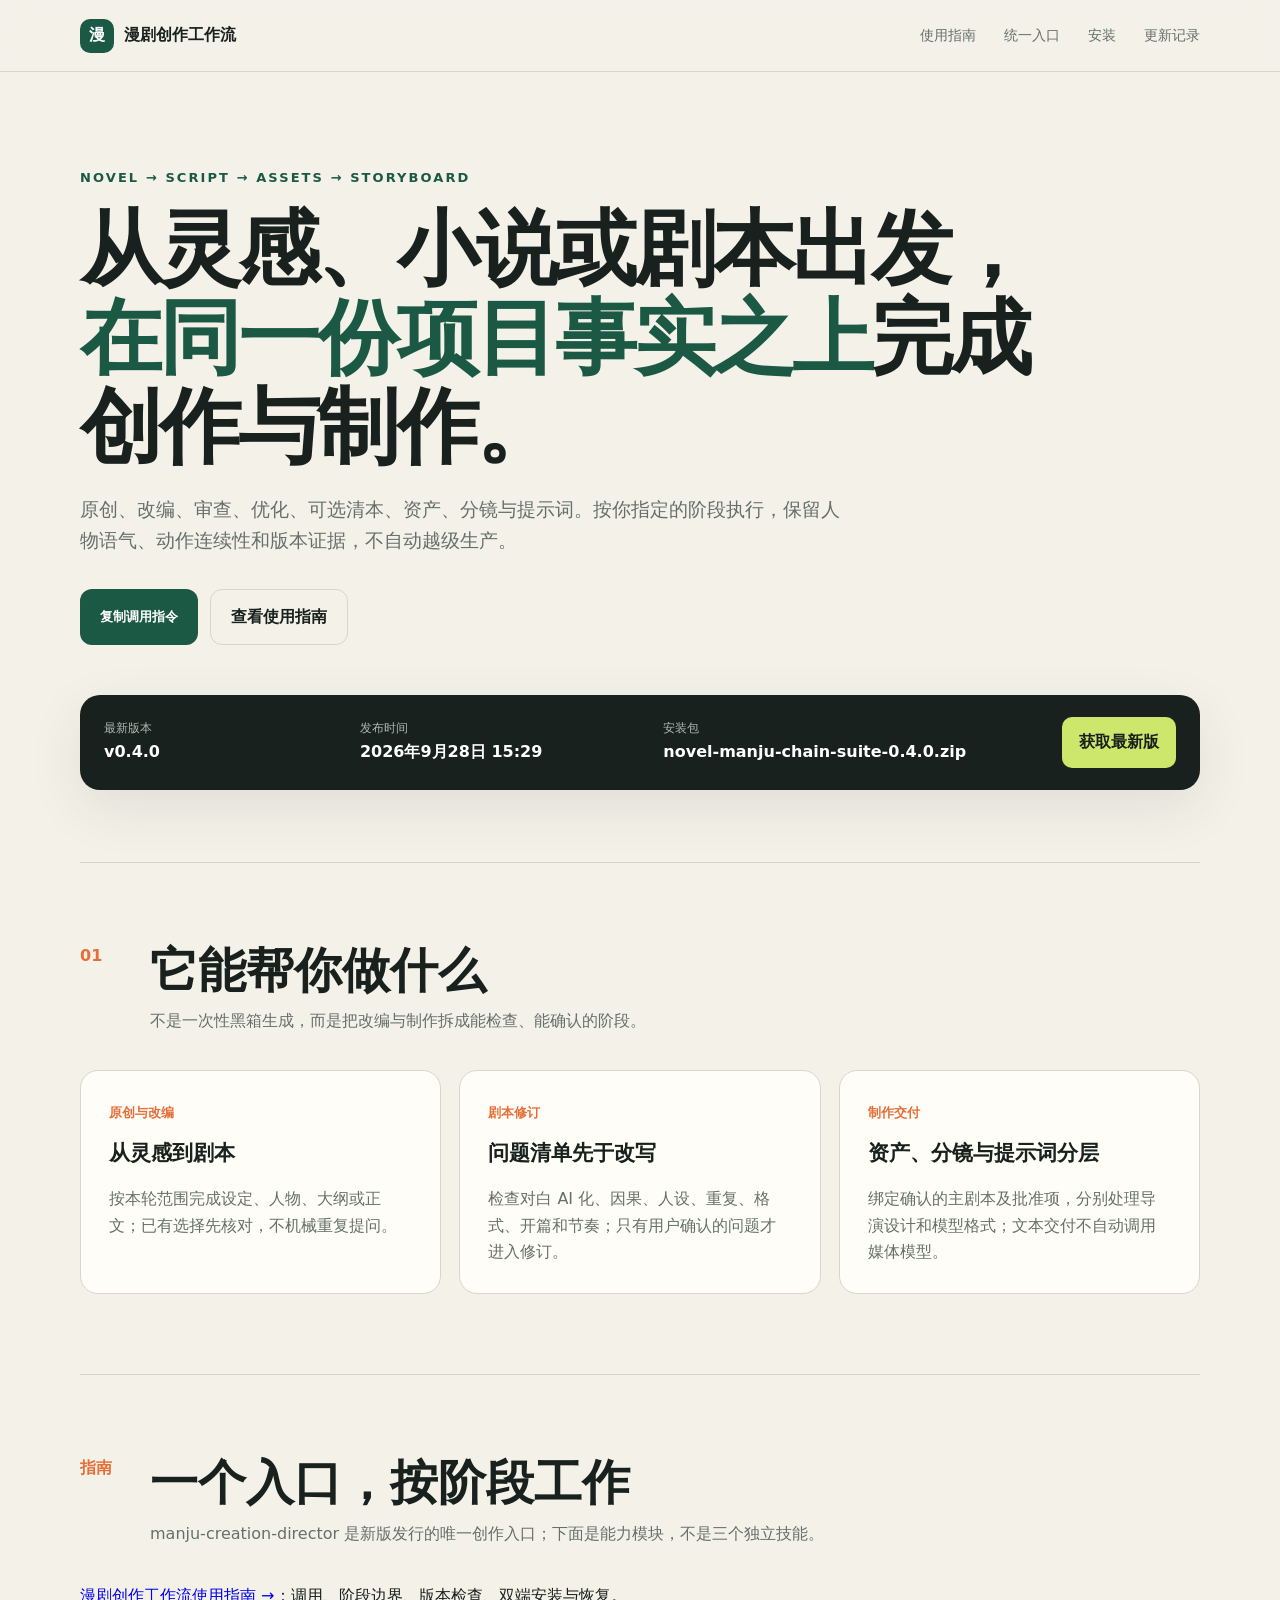
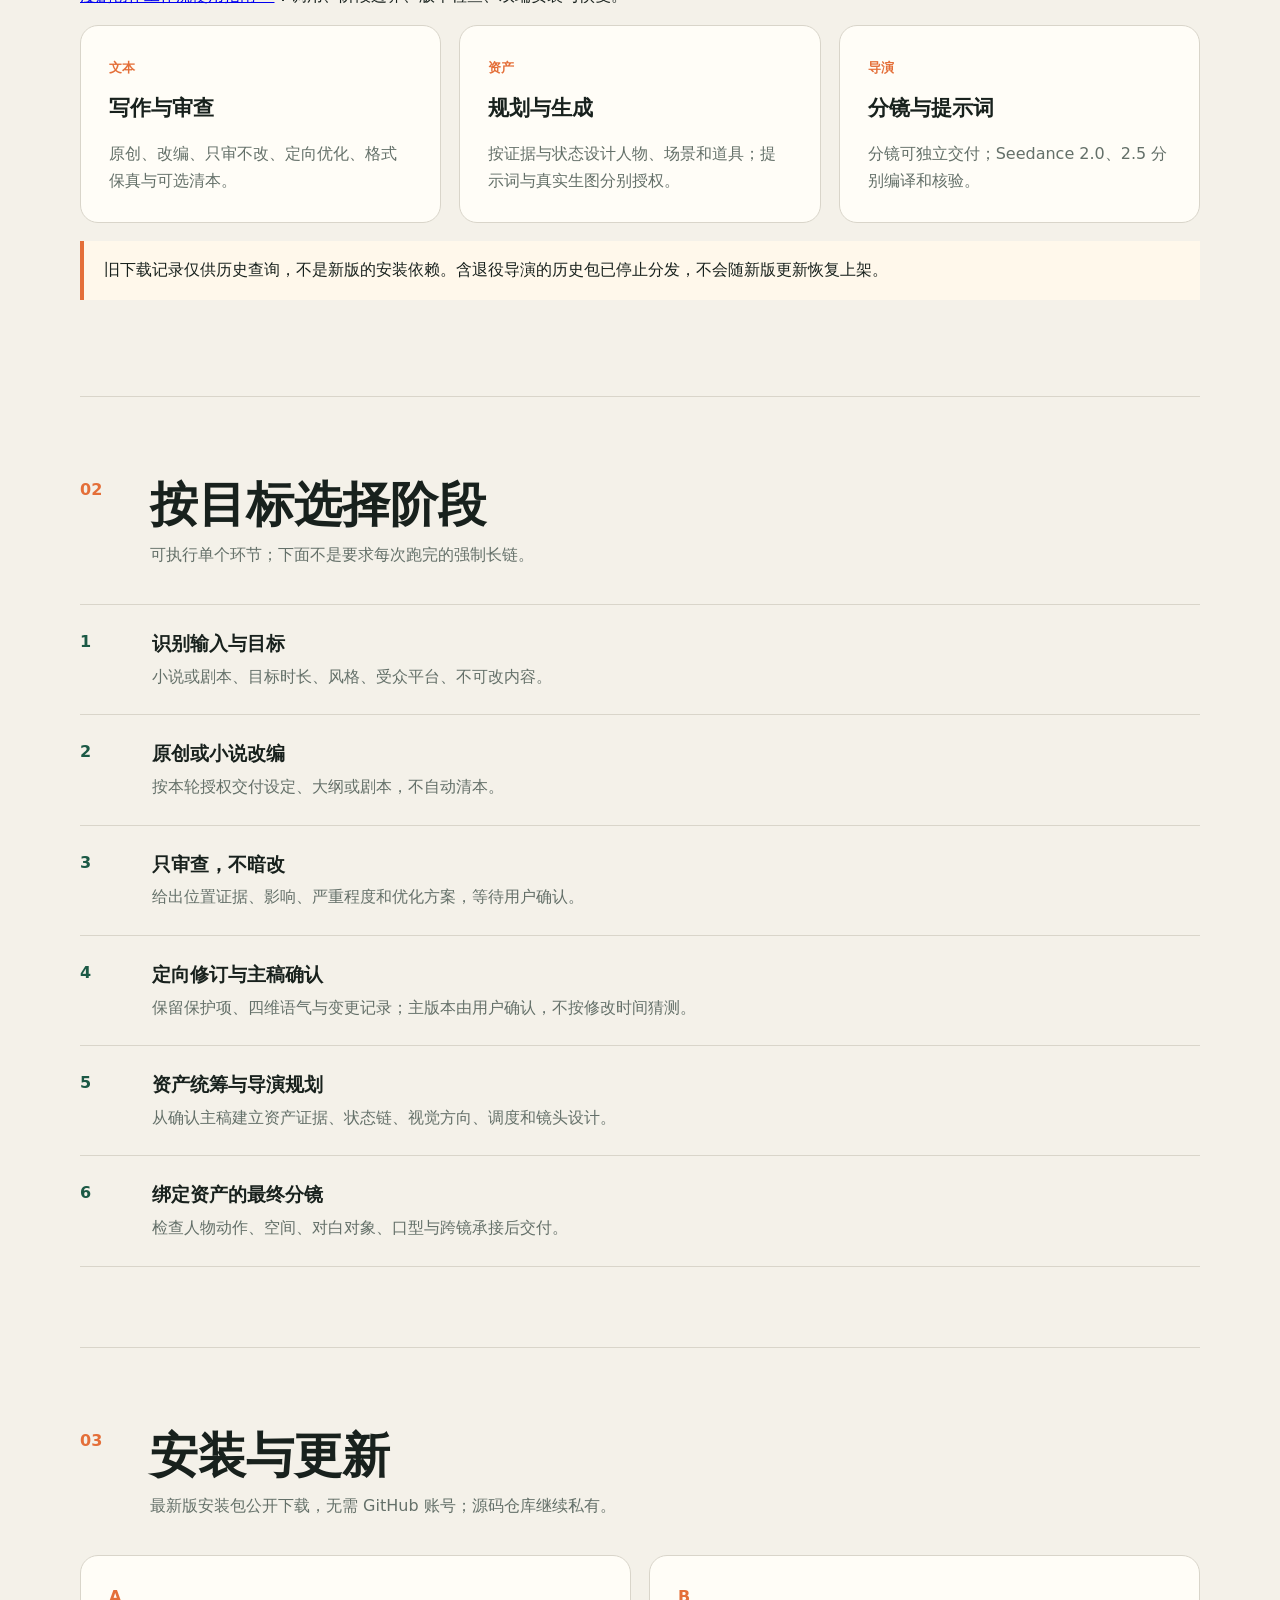
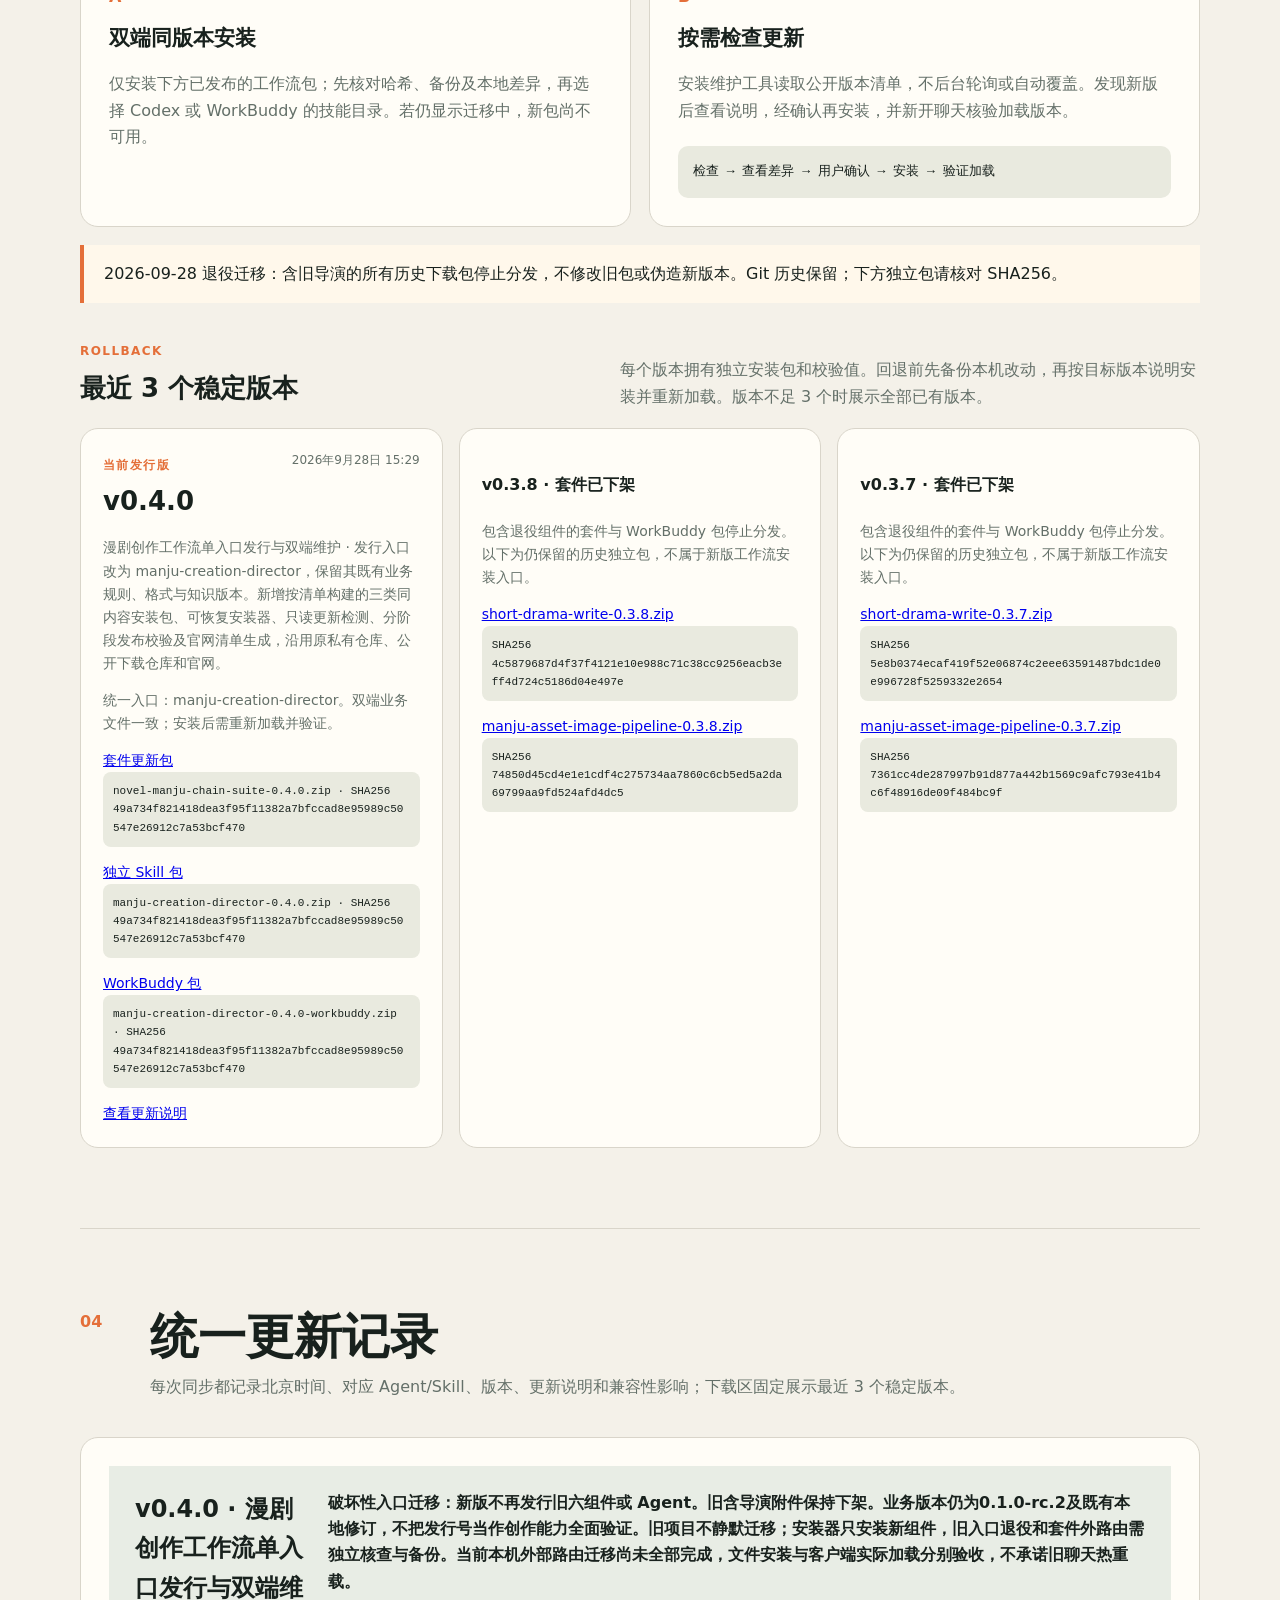
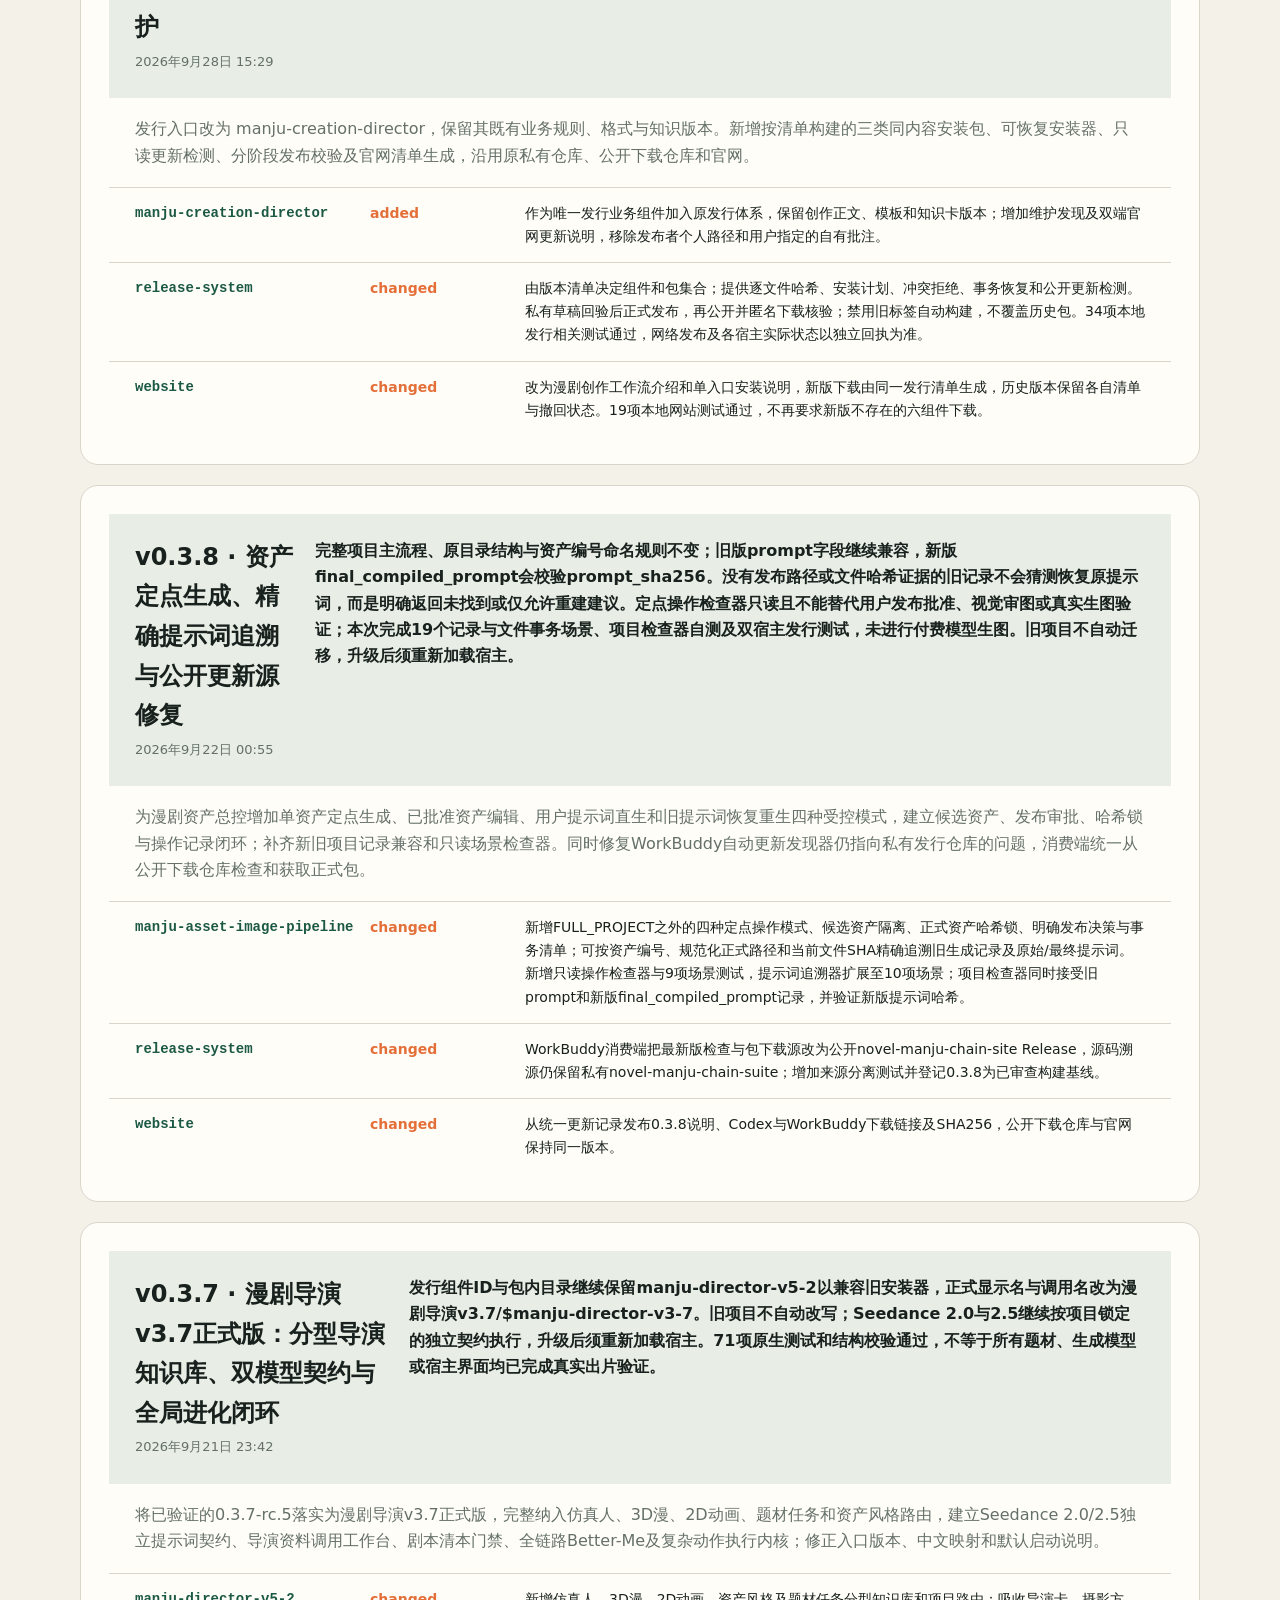
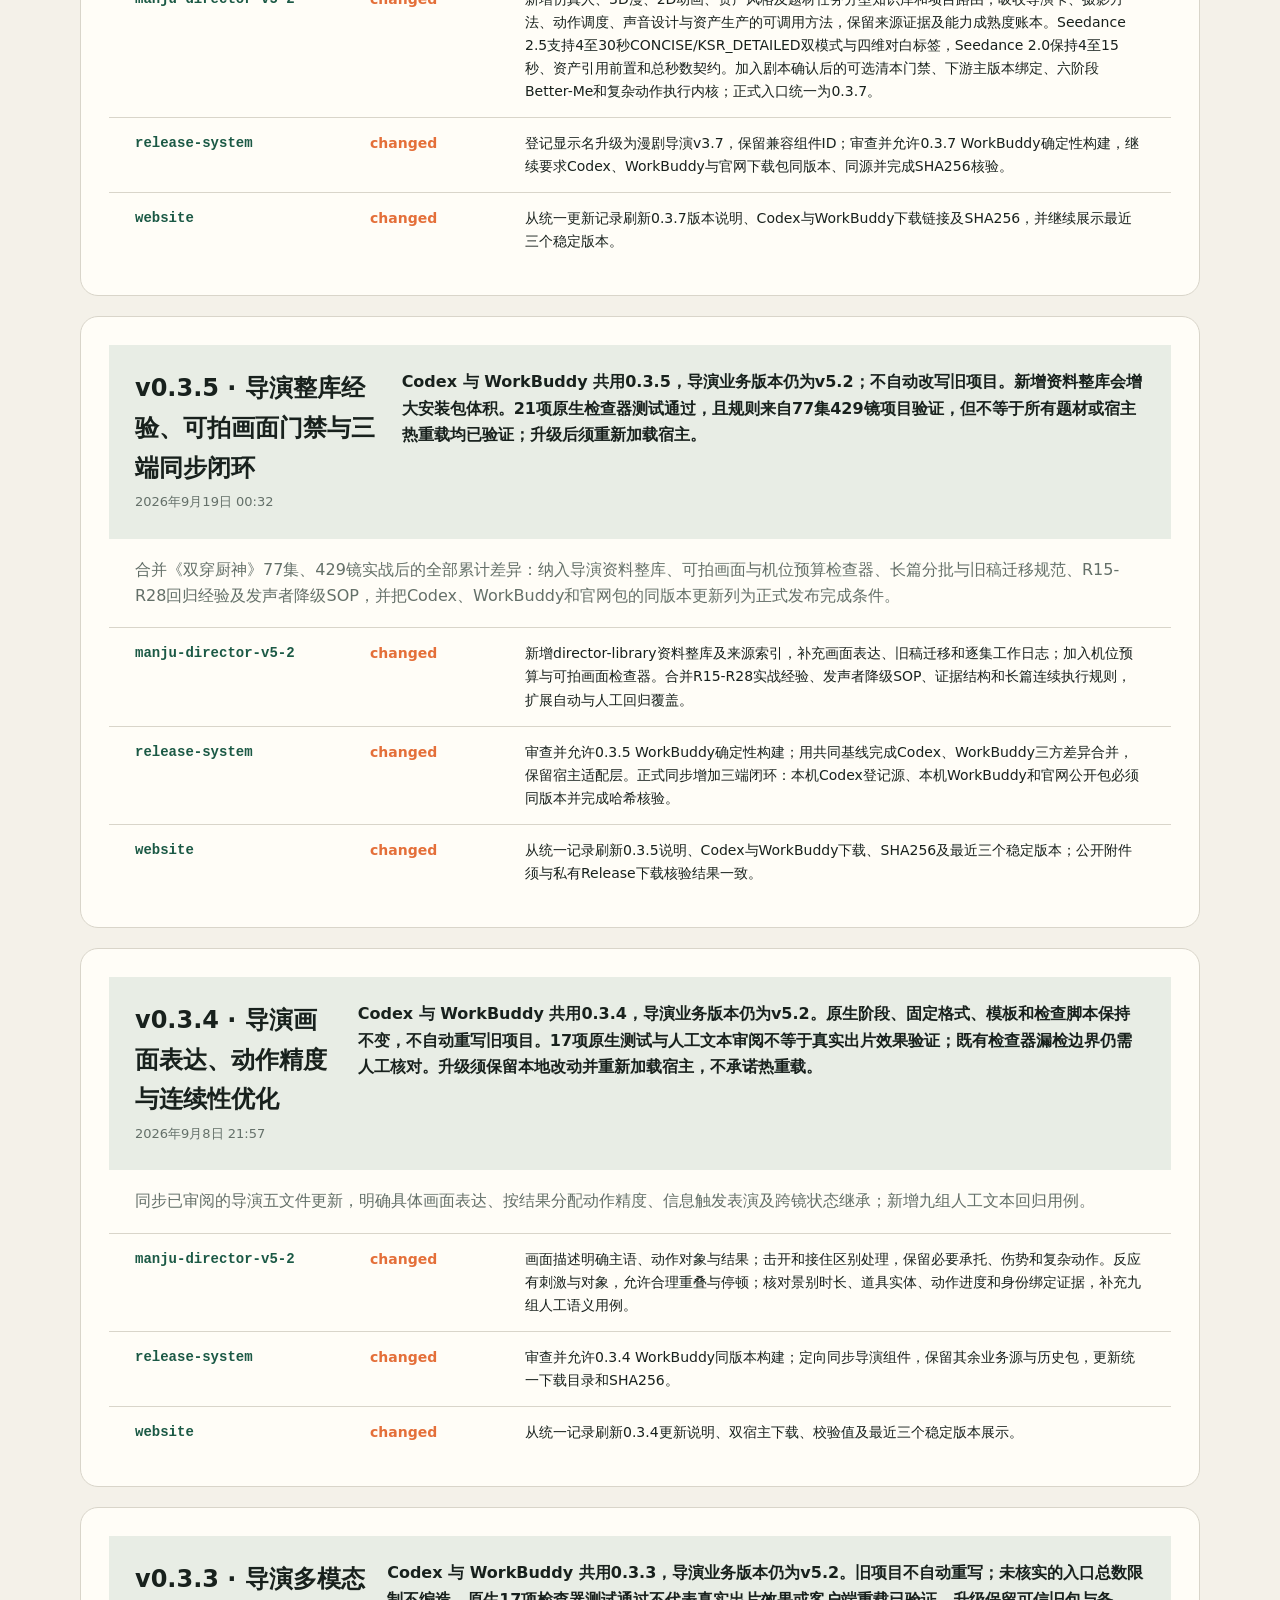
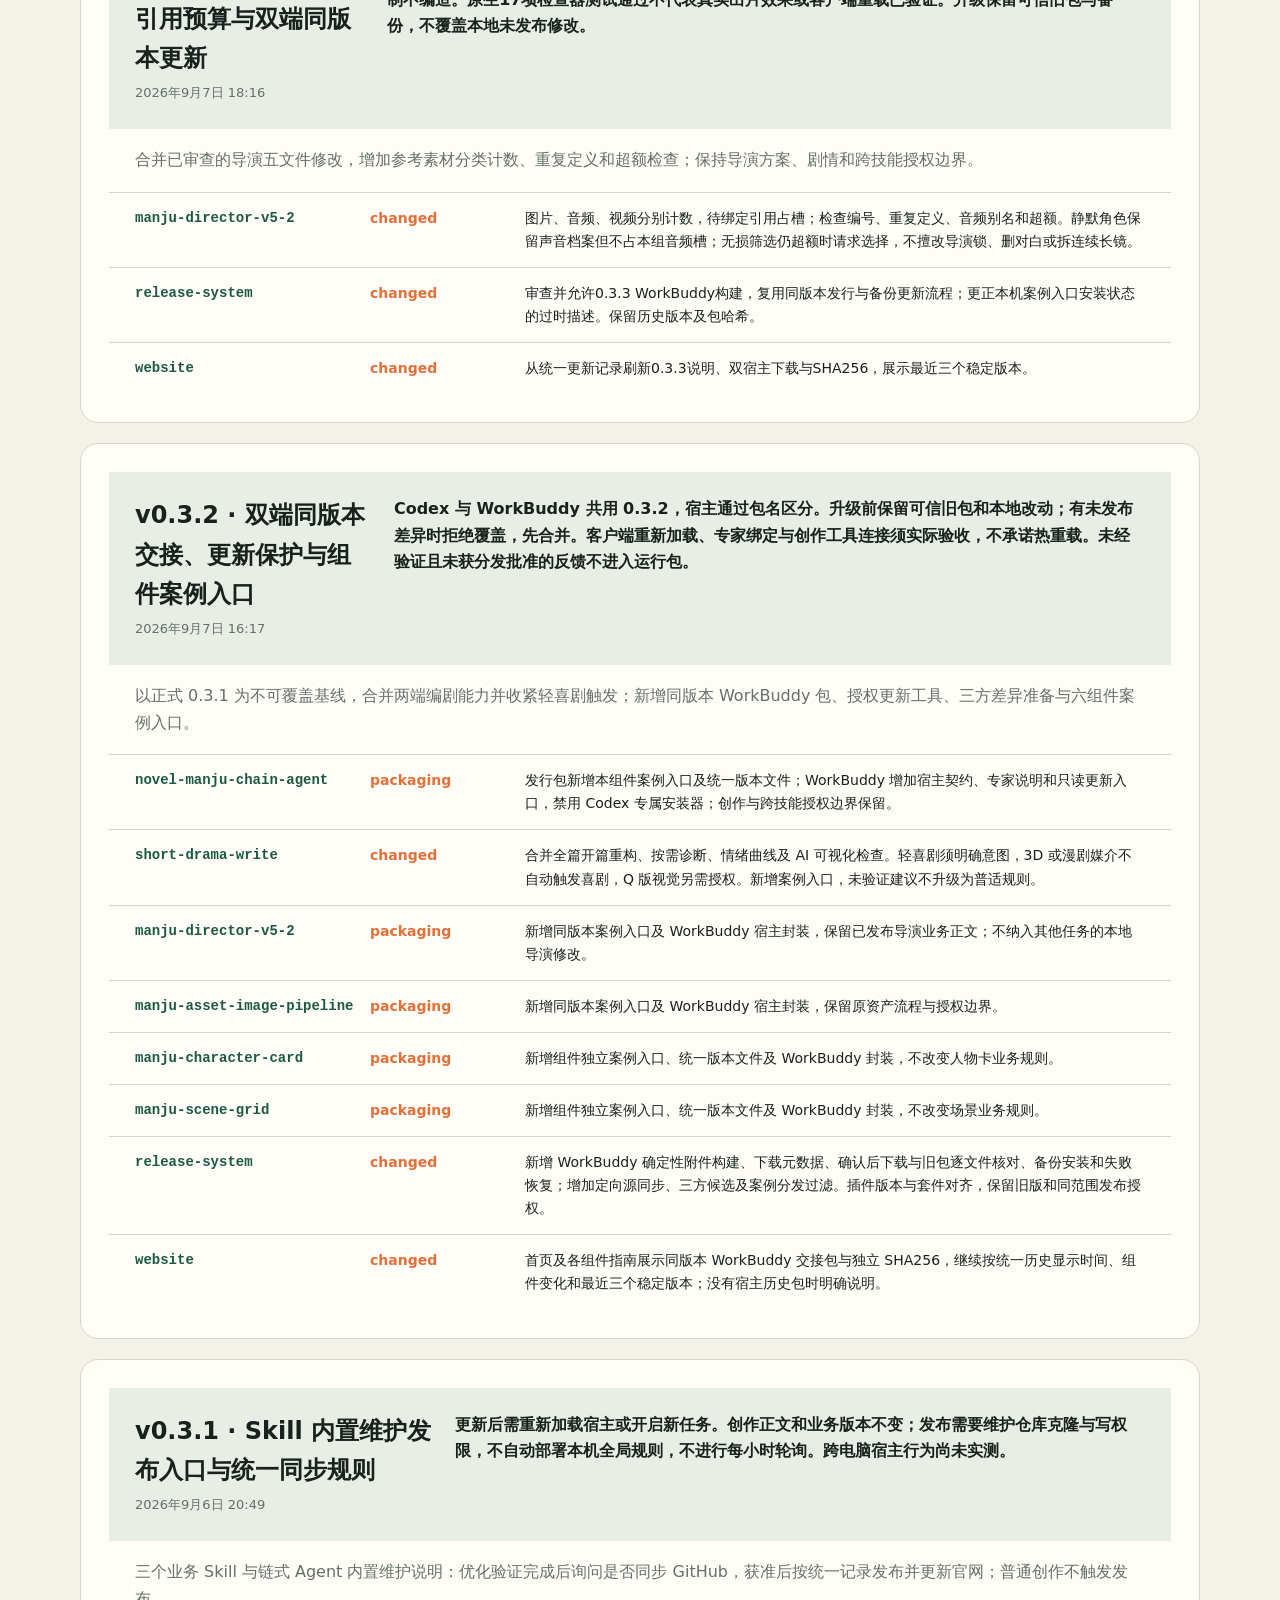
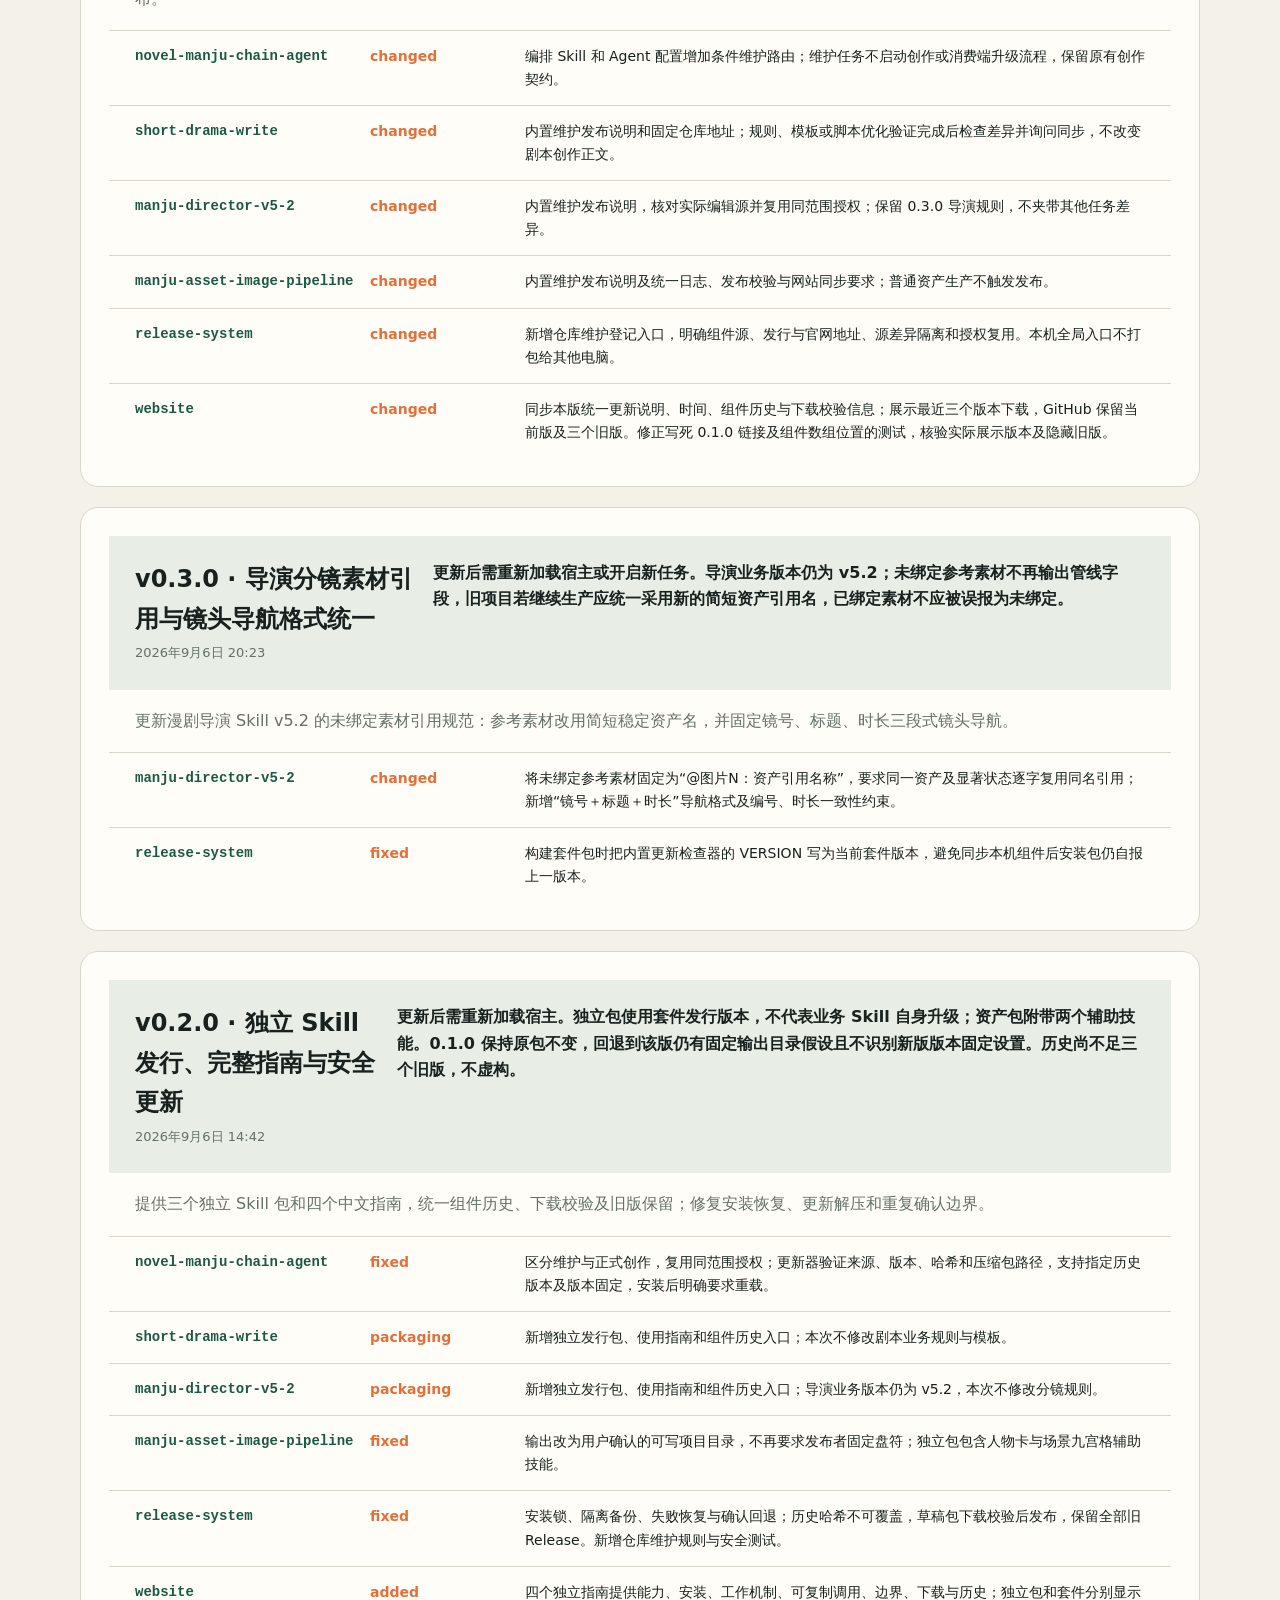
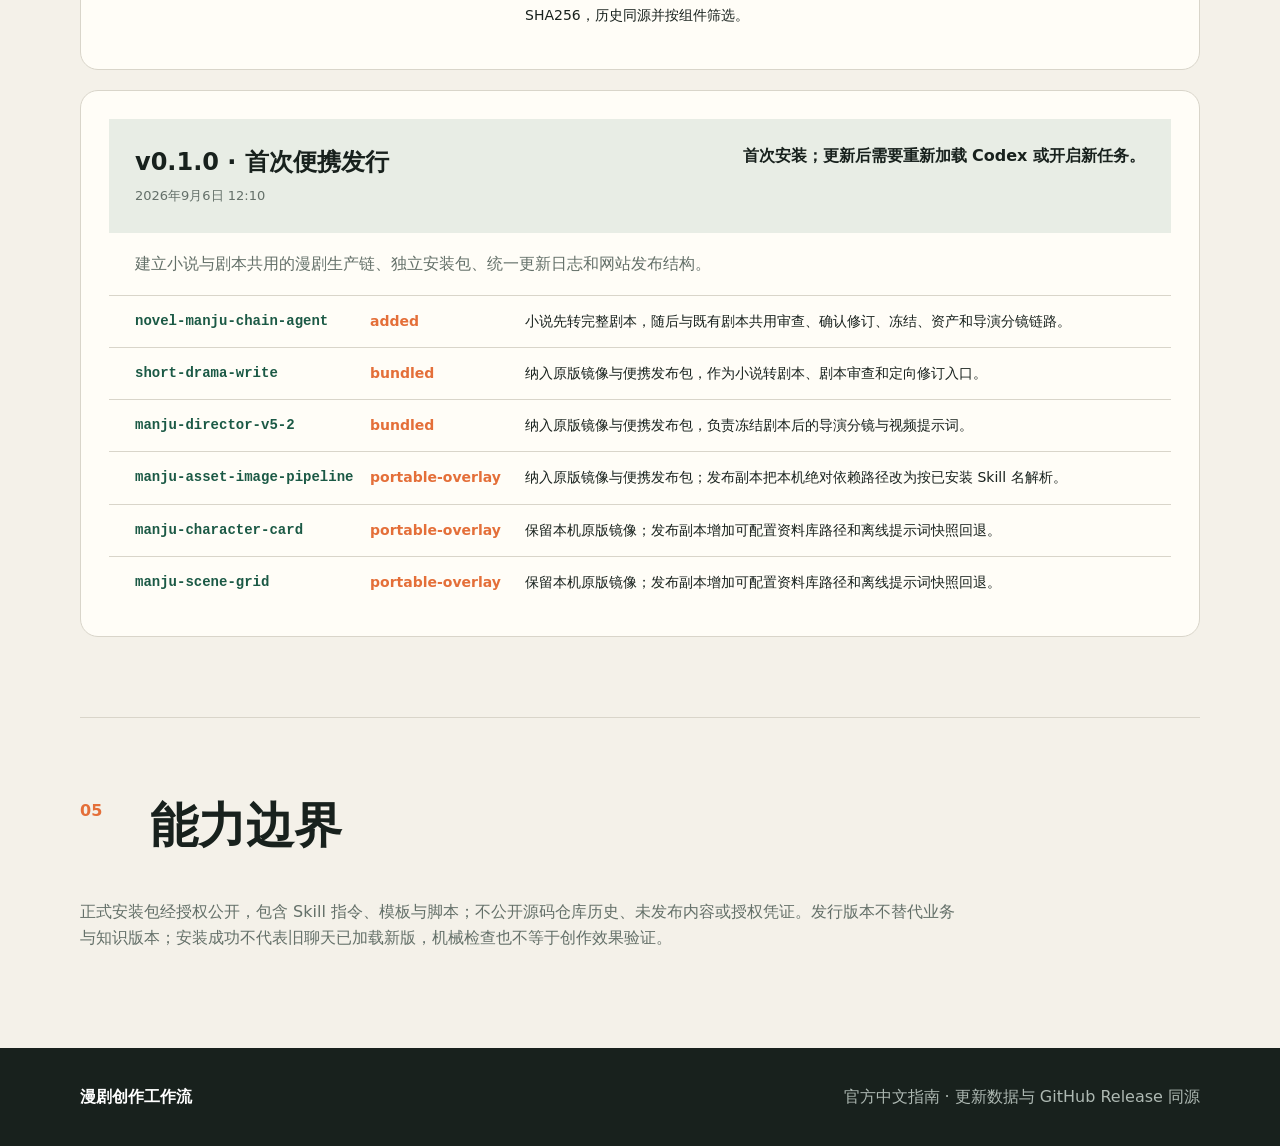
<file: index.html>
<!doctype html>
<html lang="zh-CN">
<head>
  <meta charset="utf-8">
  <meta name="viewport" content="width=device-width,initial-scale=1">
  <meta name="description" content="漫剧创作工作流官方中文指南：原创与改编、剧本审查、资产、分镜与提示词；Codex 和 WorkBuddy 同版本分发。">
  <title>漫剧创作工作流｜官方中文指南</title>
  <link rel="stylesheet" href="assets/site.css">
  <link rel="stylesheet" href="assets/versions.css">
</head>
<body>
  <header class="nav">
    <a class="brand" href="#top"><span class="mark">漫</span><span>漫剧创作工作流</span></a>
    <nav><a href="guides/manju-creation-director/">使用指南</a><a href="#library">统一入口</a><a href="#install">安装</a><a href="#updates">更新记录</a></nav>
  </header>

  <main id="top">
    <section class="hero shell">
      <div class="eyebrow">NOVEL → SCRIPT → ASSETS → STORYBOARD</div>
      <h1>从灵感、小说或剧本出发，<br><em>在同一份项目事实之上</em>完成创作与制作。</h1>
      <p class="lead">原创、改编、审查、优化、可选清本、资产、分镜与提示词。按你指定的阶段执行，保留人物语气、动作连续性和版本证据，不自动越级生产。</p>
      <div class="actions">
        <button class="primary" data-copy="使用 manju-creation-director（漫剧创作工作流），先读取真实 SKILL.md 并核对版本，再按我指定的阶段处理。">复制调用指令</button>
        <a class="secondary" href="guides/manju-creation-director/">查看使用指南</a>
      </div>
      <div class="release-card">
        <div><span class="label">最新版本</span><strong id="latest-version">读取中</strong></div>
        <div><span class="label">发布时间</span><strong id="latest-time">读取中</strong></div>
        <div><span class="label">安装包</span><strong id="latest-asset">读取中</strong></div>
        <a id="release-link" class="release-button" href="#install">获取最新版</a>
      </div>
    </section>

    <section id="features" class="section shell">
      <div class="section-head"><span>01</span><div><h2>它能帮你做什么</h2><p>不是一次性黑箱生成，而是把改编与制作拆成能检查、能确认的阶段。</p></div></div>
      <div class="grid three">
        <article><b>原创与改编</b><h3>从灵感到剧本</h3><p>按本轮范围完成设定、人物、大纲或正文；已有选择先核对，不机械重复提问。</p></article>
        <article><b>剧本修订</b><h3>问题清单先于改写</h3><p>检查对白 AI 化、因果、人设、重复、格式、开篇和节奏；只有用户确认的问题才进入修订。</p></article>
        <article><b>制作交付</b><h3>资产、分镜与提示词分层</h3><p>绑定确认的主剧本及批准项，分别处理导演设计和模型格式；文本交付不自动调用媒体模型。</p></article>
      </div>
    </section>

    <section id="library" class="section shell library">
      <div class="section-head"><span>指南</span><div><h2>一个入口，按阶段工作</h2><p>manju-creation-director 是新版发行的唯一创作入口；下面是能力模块，不是三个独立技能。</p></div></div>
      <p><a href="guides/manju-creation-director/">漫剧创作工作流使用指南 →</a>：调用、阶段边界、版本检查、双端安装与恢复。</p>
      <div class="grid three">
        <article><b>文本</b><h3>写作与审查</h3><p>原创、改编、只审不改、定向优化、格式保真与可选清本。</p></article>
        <article><b>资产</b><h3>规划与生成</h3><p>按证据与状态设计人物、场景和道具；提示词与真实生图分别授权。</p></article>
        <article><b>导演</b><h3>分镜与提示词</h3><p>分镜可独立交付；Seedance 2.0、2.5 分别编译和核验。</p></article>
      </div>
      <p class="notice">旧下载记录仅供历史查询，不是新版的安装依赖。含退役导演的历史包已停止分发，不会随新版更新恢复上架。</p>
    </section>

    <section id="workflow" class="section shell">
      <div class="section-head"><span>02</span><div><h2>按目标选择阶段</h2><p>可执行单个环节；下面不是要求每次跑完的强制长链。</p></div></div>
      <ol class="timeline">
        <li><i>1</i><div><h3>识别输入与目标</h3><p>小说或剧本、目标时长、风格、受众平台、不可改内容。</p></div></li>
        <li><i>2</i><div><h3>原创或小说改编</h3><p>按本轮授权交付设定、大纲或剧本，不自动清本。</p></div></li>
        <li><i>3</i><div><h3>只审查，不暗改</h3><p>给出位置证据、影响、严重程度和优化方案，等待用户确认。</p></div></li>
        <li><i>4</i><div><h3>定向修订与主稿确认</h3><p>保留保护项、四维语气与变更记录；主版本由用户确认，不按修改时间猜测。</p></div></li>
        <li><i>5</i><div><h3>资产统筹与导演规划</h3><p>从确认主稿建立资产证据、状态链、视觉方向、调度和镜头设计。</p></div></li>
        <li><i>6</i><div><h3>绑定资产的最终分镜</h3><p>检查人物动作、空间、对白对象、口型与跨镜承接后交付。</p></div></li>
      </ol>
    </section>

    <section id="install" class="section shell">
      <div class="section-head"><span>03</span><div><h2>安装与更新</h2><p>最新版安装包公开下载，无需 GitHub 账号；源码仓库继续私有。</p></div></div>
      <div class="grid two">
        <article class="install"><span>A</span><h3>双端同版本安装</h3><p>仅安装下方已发布的工作流包；先核对哈希、备份及本地差异，再选择 Codex 或 WorkBuddy 的技能目录。若仍显示迁移中，新包尚不可用。</p></article>
        <article class="install"><span>B</span><h3>按需检查更新</h3><p>安装维护工具读取公开版本清单，不后台轮询或自动覆盖。发现新版后查看说明，经确认再安装，并新开聊天核验加载版本。</p><code>检查 → 查看差异 → 用户确认 → 安装 → 验证加载</code></article>
      </div>
      <p class="notice">2026-09-28 退役迁移：含旧导演的所有历史下载包停止分发，不修改旧包或伪造新版本。Git 历史保留；下方独立包请核对 SHA256。</p>
      <div class="version-archive">
        <div class="archive-head"><div><span>ROLLBACK</span><h3>最近 3 个稳定版本</h3></div><p>每个版本拥有独立安装包和校验值。回退前先备份本机改动，再按目标版本说明安装并重新加载。版本不足 3 个时展示全部已有版本。</p></div>
        <div id="version-downloads" class="version-downloads"><p>正在读取历史版本……</p></div>
      </div>
    </section>

    <section id="updates" class="section shell">
      <div class="section-head"><span>04</span><div><h2>统一更新记录</h2><p>每次同步都记录北京时间、对应 Agent/Skill、版本、更新说明和兼容性影响；下载区固定展示最近 3 个稳定版本。</p></div></div>
      <div id="update-list" class="updates"><p>正在读取更新记录……</p></div>
    </section>

    <section class="section shell boundary">
      <div class="section-head"><span>05</span><div><h2>能力边界</h2></div></div>
      <p>正式安装包经授权公开，包含 Skill 指令、模板与脚本；不公开源码仓库历史、未发布内容或授权凭证。发行版本不替代业务与知识版本；安装成功不代表旧聊天已加载新版，机械检查也不等于创作效果验证。</p>
    </section>
  </main>

  <footer><div class="shell"><strong>漫剧创作工作流</strong><span>官方中文指南 · 更新数据与 GitHub Release 同源</span></div></footer>
  <div id="toast" role="status">已复制</div>
  <script src="assets/site.js"></script>
</body>
</html>
</file>
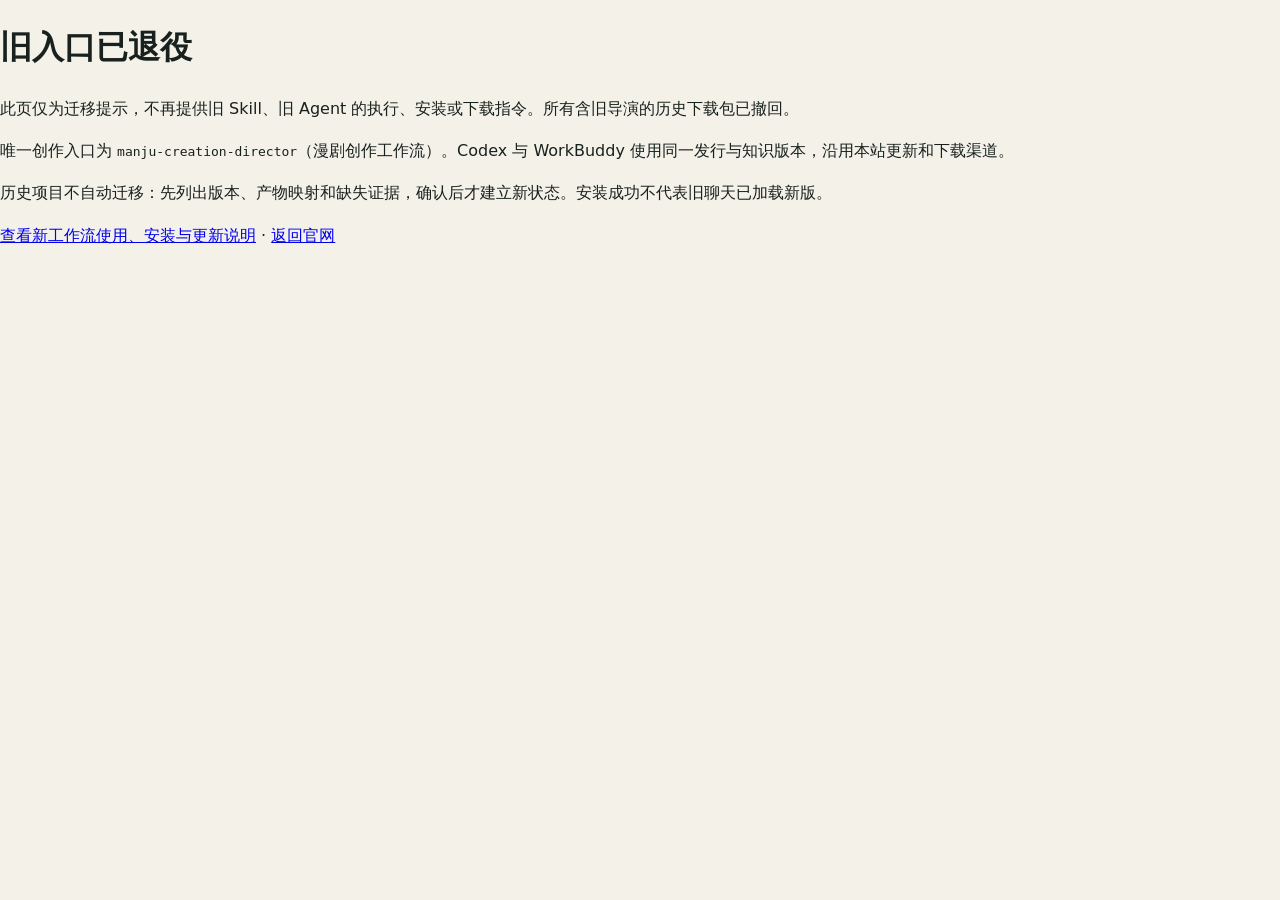
<file: guides/agent/index.html>
<!doctype html>
<html lang="zh-CN"><head><meta charset="utf-8"><meta name="viewport" content="width=device-width,initial-scale=1">
<title>旧入口已退役｜漫剧创作工作流</title><link rel="stylesheet" href="../../assets/site.css"></head>
<body><main><h1>旧入口已退役</h1>
<p>此页仅为迁移提示，不再提供旧 Skill、旧 Agent 的执行、安装或下载指令。所有含旧导演的历史下载包已撤回。</p>
<p>唯一创作入口为 <code>manju-creation-director</code>（漫剧创作工作流）。Codex 与 WorkBuddy 使用同一发行与知识版本，沿用本站更新和下载渠道。</p>
<p>历史项目不自动迁移：先列出版本、产物映射和缺失证据，确认后才建立新状态。安装成功不代表旧聊天已加载新版。</p>
<p><a href="../manju-creation-director/">查看新工作流使用、安装与更新说明</a> · <a href="../../">返回官网</a></p>
</main></body></html>
</file>
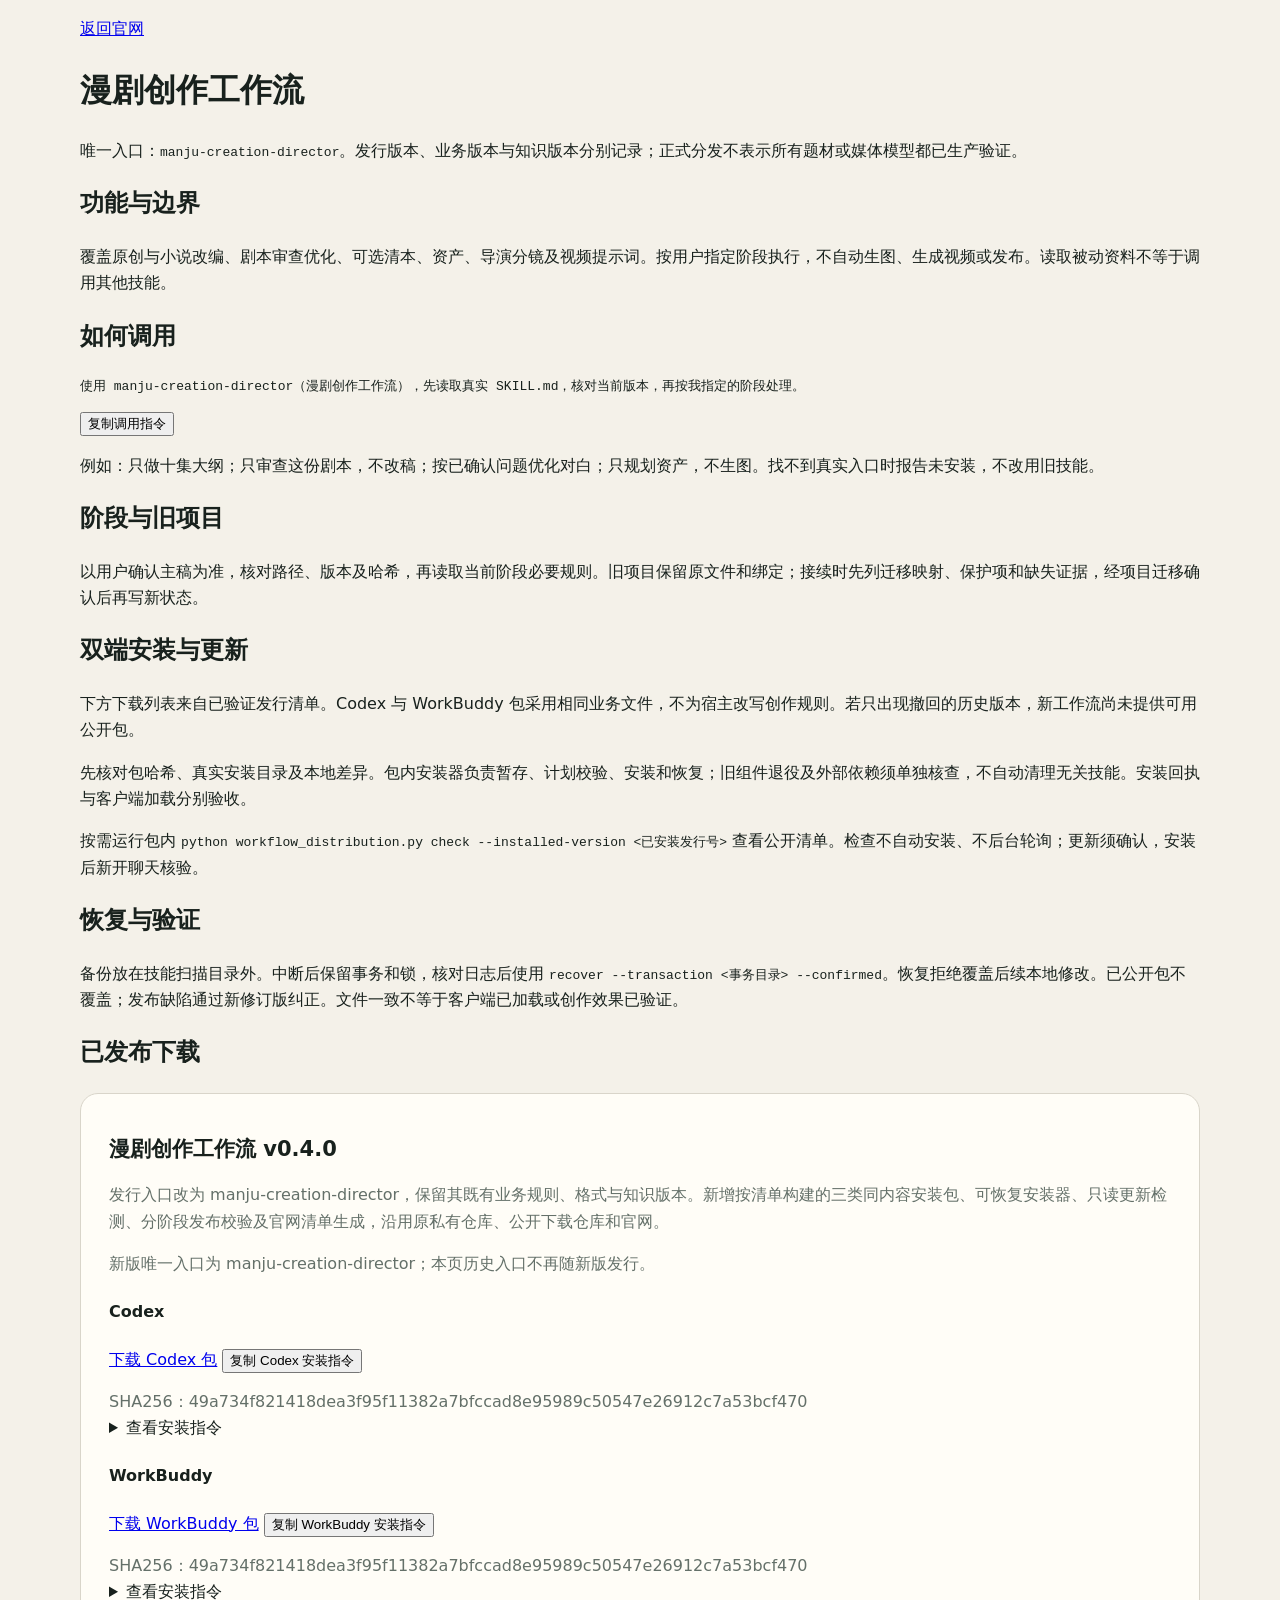
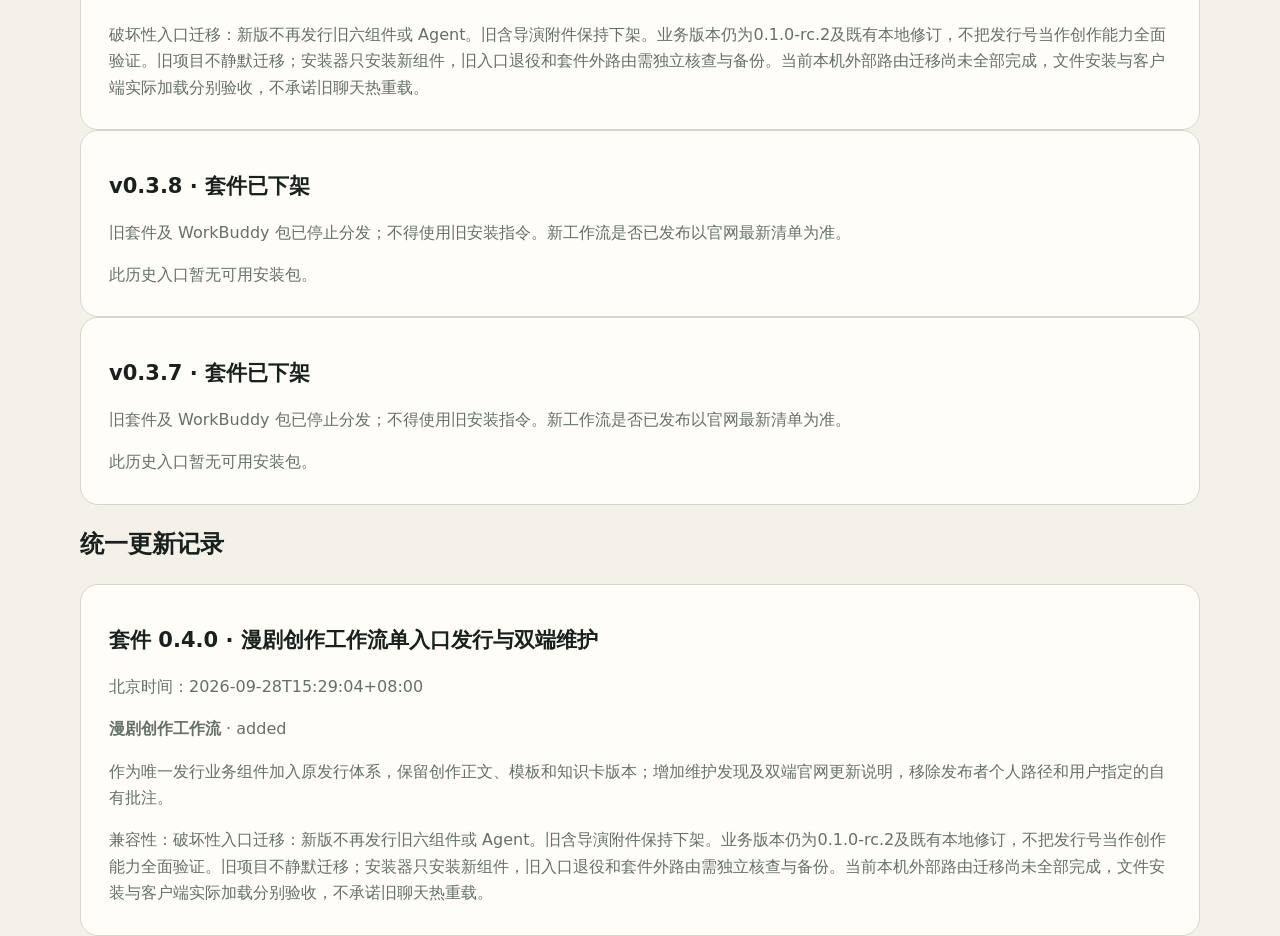
<file: guides/manju-creation-director/index.html>
<!doctype html>
<html lang="zh-CN">
<head><meta charset="utf-8"><meta name="viewport" content="width=device-width,initial-scale=1"><title>漫剧创作工作流｜使用与安装</title><link rel="stylesheet" href="../../assets/site.css"><link rel="stylesheet" href="../../assets/guide.css"></head>
<body data-guide="manju-creation-director"><main class="shell">
<p><a href="../../">返回官网</a></p><h1>漫剧创作工作流</h1>
<p>唯一入口：<code>manju-creation-director</code>。发行版本、业务版本与知识版本分别记录；正式分发不表示所有题材或媒体模型都已生产验证。</p>
<h2 id="capabilities">功能与边界</h2>
<p>覆盖原创与小说改编、剧本审查优化、可选清本、资产、导演分镜及视频提示词。按用户指定阶段执行，不自动生图、生成视频或发布。读取被动资料不等于调用其他技能。</p>
<h2 id="examples">如何调用</h2>
<pre>使用 manju-creation-director（漫剧创作工作流），先读取真实 SKILL.md，核对当前版本，再按我指定的阶段处理。</pre>
<button data-copy="使用 manju-creation-director（漫剧创作工作流），先读取真实 SKILL.md，核对当前版本，再按我指定的阶段处理。">复制调用指令</button>
<p>例如：只做十集大纲；只审查这份剧本，不改稿；按已确认问题优化对白；只规划资产，不生图。找不到真实入口时报告未安装，不改用旧技能。</p>
<h2 id="workflow">阶段与旧项目</h2>
<p>以用户确认主稿为准，核对路径、版本及哈希，再读取当前阶段必要规则。旧项目保留原文件和绑定；接续时先列迁移映射、保护项和缺失证据，经项目迁移确认后再写新状态。</p>
<h2 id="install">双端安装与更新</h2>
<p>下方下载列表来自已验证发行清单。Codex 与 WorkBuddy 包采用相同业务文件，不为宿主改写创作规则。若只出现撤回的历史版本，新工作流尚未提供可用公开包。</p>
<p>先核对包哈希、真实安装目录及本地差异。包内安装器负责暂存、计划校验、安装和恢复；旧组件退役及外部依赖须单独核查，不自动清理无关技能。安装回执与客户端加载分别验收。</p>
<p>按需运行包内 <code>python workflow_distribution.py check --installed-version &lt;已安装发行号&gt;</code> 查看公开清单。检查不自动安装、不后台轮询；更新须确认，安装后新开聊天核验。</p>
<h2 id="boundaries">恢复与验证</h2>
<p>备份放在技能扫描目录外。中断后保留事务和锁，核对日志后使用 <code>recover --transaction &lt;事务目录&gt; --confirmed</code>。恢复拒绝覆盖后续本地修改。已公开包不覆盖；发布缺陷通过新修订版纠正。文件一致不等于客户端已加载或创作效果已验证。</p>
<h2 id="download">已发布下载</h2><div id="guide-downloads">正在读取发行清单……</div>
<h2 id="history">统一更新记录</h2><div id="guide-history">正在读取更新记录……</div>
</main><div id="toast" role="status"></div><script src="../../assets/guide.js"></script></body></html>
</file>
<file: assets/site.css>
:root{--ink:#18211d;--muted:#647069;--paper:#f4f1e9;--card:#fffdf7;--line:#d9d5ca;--green:#1b5945;--lime:#cde66c;--orange:#e46f39;--shadow:0 18px 55px rgba(31,44,37,.09)}
*{box-sizing:border-box}html{scroll-behavior:smooth}body{margin:0;background:var(--paper);color:var(--ink);font-family:"PingFang SC","Microsoft YaHei",system-ui,sans-serif;line-height:1.65}.shell{width:min(1120px,calc(100% - 40px));margin:auto}.nav{height:72px;padding:0 max(20px,calc((100% - 1120px)/2));display:flex;align-items:center;justify-content:space-between;border-bottom:1px solid var(--line);position:sticky;top:0;background:rgba(244,241,233,.92);backdrop-filter:blur(14px);z-index:5}.brand{display:flex;gap:10px;align-items:center;color:var(--ink);text-decoration:none;font-weight:800}.mark{display:grid;place-items:center;width:34px;height:34px;border-radius:10px;background:var(--green);color:white}.nav nav{display:flex;gap:28px}.nav nav a{color:var(--muted);text-decoration:none;font-size:14px}.hero{padding:95px 0 72px}.eyebrow{color:var(--green);font-size:13px;font-weight:800;letter-spacing:.16em}.hero h1{max-width:980px;margin:18px 0 22px;font-family:Georgia,"Songti SC",serif;font-size:clamp(44px,7vw,82px);line-height:1.08;letter-spacing:-.035em}.hero h1 em{color:var(--green);font-style:normal}.lead{max-width:760px;font-size:19px;color:var(--muted)}.actions{display:flex;gap:12px;margin:32px 0 50px}.actions button,.actions a,.install button{border:0;border-radius:12px;padding:14px 20px;font-weight:750;text-decoration:none;cursor:pointer}.primary,.install button{background:var(--green);color:#fff}.secondary{background:transparent;border:1px solid var(--line)!important;color:var(--ink)}.release-card{display:grid;grid-template-columns:1fr 1.2fr 1.6fr auto;gap:18px;align-items:center;padding:22px 24px;background:var(--ink);color:#fff;border-radius:20px;box-shadow:var(--shadow)}.release-card div{min-width:0}.label{display:block;color:#aeb9b3;font-size:12px}.release-card strong{display:block;white-space:nowrap;overflow:hidden;text-overflow:ellipsis}.release-button{padding:12px 17px;border-radius:10px;background:var(--lime);color:var(--ink);text-decoration:none;font-weight:800}.section{padding:80px 0;border-top:1px solid var(--line)}.section-head{display:grid;grid-template-columns:70px 1fr;margin-bottom:36px}.section-head>span{color:var(--orange);font-weight:800}.section h2{font:700 clamp(30px,4vw,48px)/1.15 Georgia,"Songti SC",serif;margin:0 0 10px}.section-head p{margin:0;color:var(--muted)}.grid{display:grid;gap:18px}.three{grid-template-columns:repeat(3,1fr)}.two{grid-template-columns:repeat(2,1fr)}article{padding:28px;border:1px solid var(--line);border-radius:18px;background:var(--card)}article b{color:var(--orange);font-size:13px}article h3{font-size:21px;margin:10px 0}article p{color:var(--muted);margin-bottom:0}.timeline{list-style:none;margin:0;padding:0;border-top:1px solid var(--line)}.timeline li{display:grid;grid-template-columns:72px 1fr;padding:24px 0;border-bottom:1px solid var(--line)}.timeline i{font-style:normal;font-weight:800;color:var(--green)}.timeline h3{margin:0}.timeline p{margin:4px 0 0;color:var(--muted)}.install>span{color:var(--orange);font-weight:900}.install button{margin-top:20px}.install code{display:block;margin-top:22px;padding:15px;background:#e9eadf;border-radius:10px;white-space:normal}.notice{margin-top:18px;padding:16px 20px;border-left:4px solid var(--orange);background:#fff8eb}.updates{display:grid;gap:20px}.update{background:var(--card);border:1px solid var(--line);border-radius:18px;overflow:hidden}.update-head{padding:24px 26px;background:#e8ede5;display:flex;justify-content:space-between;gap:20px}.update-head h3{margin:0;font-size:24px}.update-head time{color:var(--muted);font-size:13px}.update-summary{padding:18px 26px;color:var(--muted)}.component{display:grid;grid-template-columns:220px 140px 1fr;gap:15px;padding:14px 26px;border-top:1px solid var(--line);font-size:14px}.component code{color:var(--green);font-weight:750}.change{color:var(--orange);font-weight:700}.boundary p{max-width:880px;color:var(--muted)}footer{padding:36px 0;background:var(--ink);color:white}footer .shell{display:flex;justify-content:space-between}footer span{color:#aeb9b3}#toast{position:fixed;left:50%;bottom:28px;transform:translate(-50%,20px);opacity:0;padding:10px 16px;border-radius:10px;background:var(--ink);color:#fff;transition:.2s;pointer-events:none}#toast.show{opacity:1;transform:translate(-50%,0)}@media(max-width:760px){.nav nav{display:none}.hero{padding-top:64px}.release-card,.three,.two{grid-template-columns:1fr}.section-head{grid-template-columns:45px 1fr}.component{grid-template-columns:1fr}.update-head,footer .shell{display:block}.release-button{text-align:center}.hero h1{font-size:43px}}
</file>
<file: assets/versions.css>
.version-archive {
  margin-top: 34px;
}

.archive-head {
  display: flex;
  align-items: end;
  justify-content: space-between;
  gap: 30px;
  margin-bottom: 18px;
}

.archive-head span,
.version-title span {
  color: var(--orange);
  font-size: 12px;
  font-weight: 850;
  letter-spacing: .12em;
}

.archive-head h3 {
  margin: 4px 0 0;
  font-size: 26px;
}

.archive-head p {
  max-width: 580px;
  margin: 0;
  color: var(--muted);
}

.version-downloads {
  display: grid;
  grid-template-columns: repeat(3, 1fr);
  gap: 16px;
}

.version-card {
  padding: 22px;
}

.version-title {
  display: flex;
  align-items: start;
  justify-content: space-between;
  gap: 15px;
}

.version-title h4 {
  margin: 2px 0 0;
  font-size: 26px;
}

.version-title time {
  color: var(--muted);
  font-size: 12px;
  text-align: right;
}

.version-card p {
  font-size: 14px;
}

.version-card > code {
  display: block;
  padding: 10px;
  background: #e9eadf;
  border-radius: 8px;
  font-size: 11px;
  overflow-wrap: anywhere;
}

.version-actions {
  display: flex;
  align-items: center;
  justify-content: space-between;
  gap: 12px;
  margin-top: 18px;
}

.version-actions a {
  color: var(--green);
  font-size: 13px;
  font-weight: 750;
}

.version-actions .download-button {
  padding: 10px 13px;
  border-radius: 9px;
  background: var(--green);
  color: #fff;
  text-decoration: none;
}

@media (max-width: 760px) {
  .version-downloads {
    grid-template-columns: 1fr;
  }

  .archive-head {
    display: block;
  }

  .archive-head p {
    margin-top: 10px;
  }
}
</file>
<file: assets/guide.css>
.guide-hero{padding:60px 0 36px}.guide-hero h1{font-size:clamp(32px,5vw,56px);line-height:1.2}.guide-layout{display:grid;grid-template-columns:210px minmax(0,1fr);gap:40px;padding-bottom:72px}.toc{position:sticky;top:95px;align-self:start}.toc a{display:block;padding:8px 0;color:var(--green)}.guide-content section{scroll-margin-top:95px;padding:28px 0;border-top:1px solid var(--line)}.guide-content h2{font-size:28px}.guide-content h3{margin-top:26px}.guide-content p,.guide-content li{line-height:1.9}.guide-content code{overflow-wrap:anywhere}.guide-content pre{white-space:pre-wrap;overflow-wrap:anywhere;background:#e8ede5;padding:18px;border-radius:10px}.guide-content button{padding:9px 14px;background:var(--green);color:white;border:0;border-radius:8px;cursor:pointer}.guide-content a,.library a{color:var(--green)}.guide-content article{margin:16px 0;padding:20px}.guide-content .meta{font-size:14px;color:var(--muted)}.guide-content .hash{font-family:monospace;overflow-wrap:anywhere;font-size:12px}.guide-content table{width:100%;border-collapse:collapse}.guide-content td,.guide-content th{text-align:left;border-bottom:1px solid var(--line);padding:12px;vertical-align:top}.guide-content details{padding:16px 0;border-bottom:1px solid var(--line)}.guide-content summary{font-weight:700;cursor:pointer}.guide-content .notice{overflow-wrap:anywhere}@media(max-width:760px){.guide-layout{display:block}.toc{position:static;display:flex;gap:10px;flex-wrap:wrap;margin-bottom:20px}.toc a{padding:4px}.guide-content table{font-size:14px}.guide-hero{padding-top:30px}}
.guide-content .package-card{background:#fff;border:1px solid var(--line);border-radius:18px;padding:26px;margin:22px 0;box-shadow:0 5px 20px #183d2410}.package-version{display:flex;align-items:center;gap:12px}.guide-content .package-version h3{margin:0;font-size:25px}.version-badge{background:#e8eee6;color:var(--green);font-size:12px;font-weight:700;padding:5px 10px;border-radius:20px}.guide-content .package-access{font-size:13px;color:var(--green);margin:12px 0 20px}.host-tabs{display:flex;padding:5px;background:#eef1ec;border-radius:12px;gap:5px}.guide-content .host-tabs button{flex:1;background:transparent;color:var(--muted);font-size:15px;font-weight:700;border-radius:8px;padding:12px}.guide-content .host-tabs button[aria-selected=true]{background:#fff;color:var(--green);box-shadow:0 2px 6px #16382015}.package-heading{margin:24px 0 18px}.package-heading h4{font-size:21px;margin:0}.package-heading h4 span{font-weight:400;color:var(--muted);font-size:15px;margin-left:8px}.guide-content .package-heading p{font-size:14px;color:var(--muted);margin:6px 0}.package-actions{display:flex;gap:10px;flex-wrap:wrap}.guide-content .package-download{display:inline-flex;align-items:center;padding:12px 18px;background:var(--green);color:white;text-decoration:none;border-radius:9px;font-weight:700}.guide-content .copy-install{background:#fff;color:var(--green);border:1px solid var(--green);font-weight:700}.guide-content .package-hint{font-size:13px;color:var(--muted);margin:14px 0}.guide-content .package-card details{font-size:14px;padding:14px 0}.guide-content .package-card details:last-child{border-bottom:0}.package-card [hidden]{display:none!important}.package-card button:focus-visible,.package-card a:focus-visible,.package-card summary:focus-visible{outline:3px solid #af7e25;outline-offset:3px}@media(max-width:600px){.guide-content .package-card{padding:18px}.package-actions{flex-direction:column}.package-actions a,.package-actions button{justify-content:center;text-align:center;width:100%;box-sizing:border-box}.package-version{flex-wrap:wrap}}
</file>
